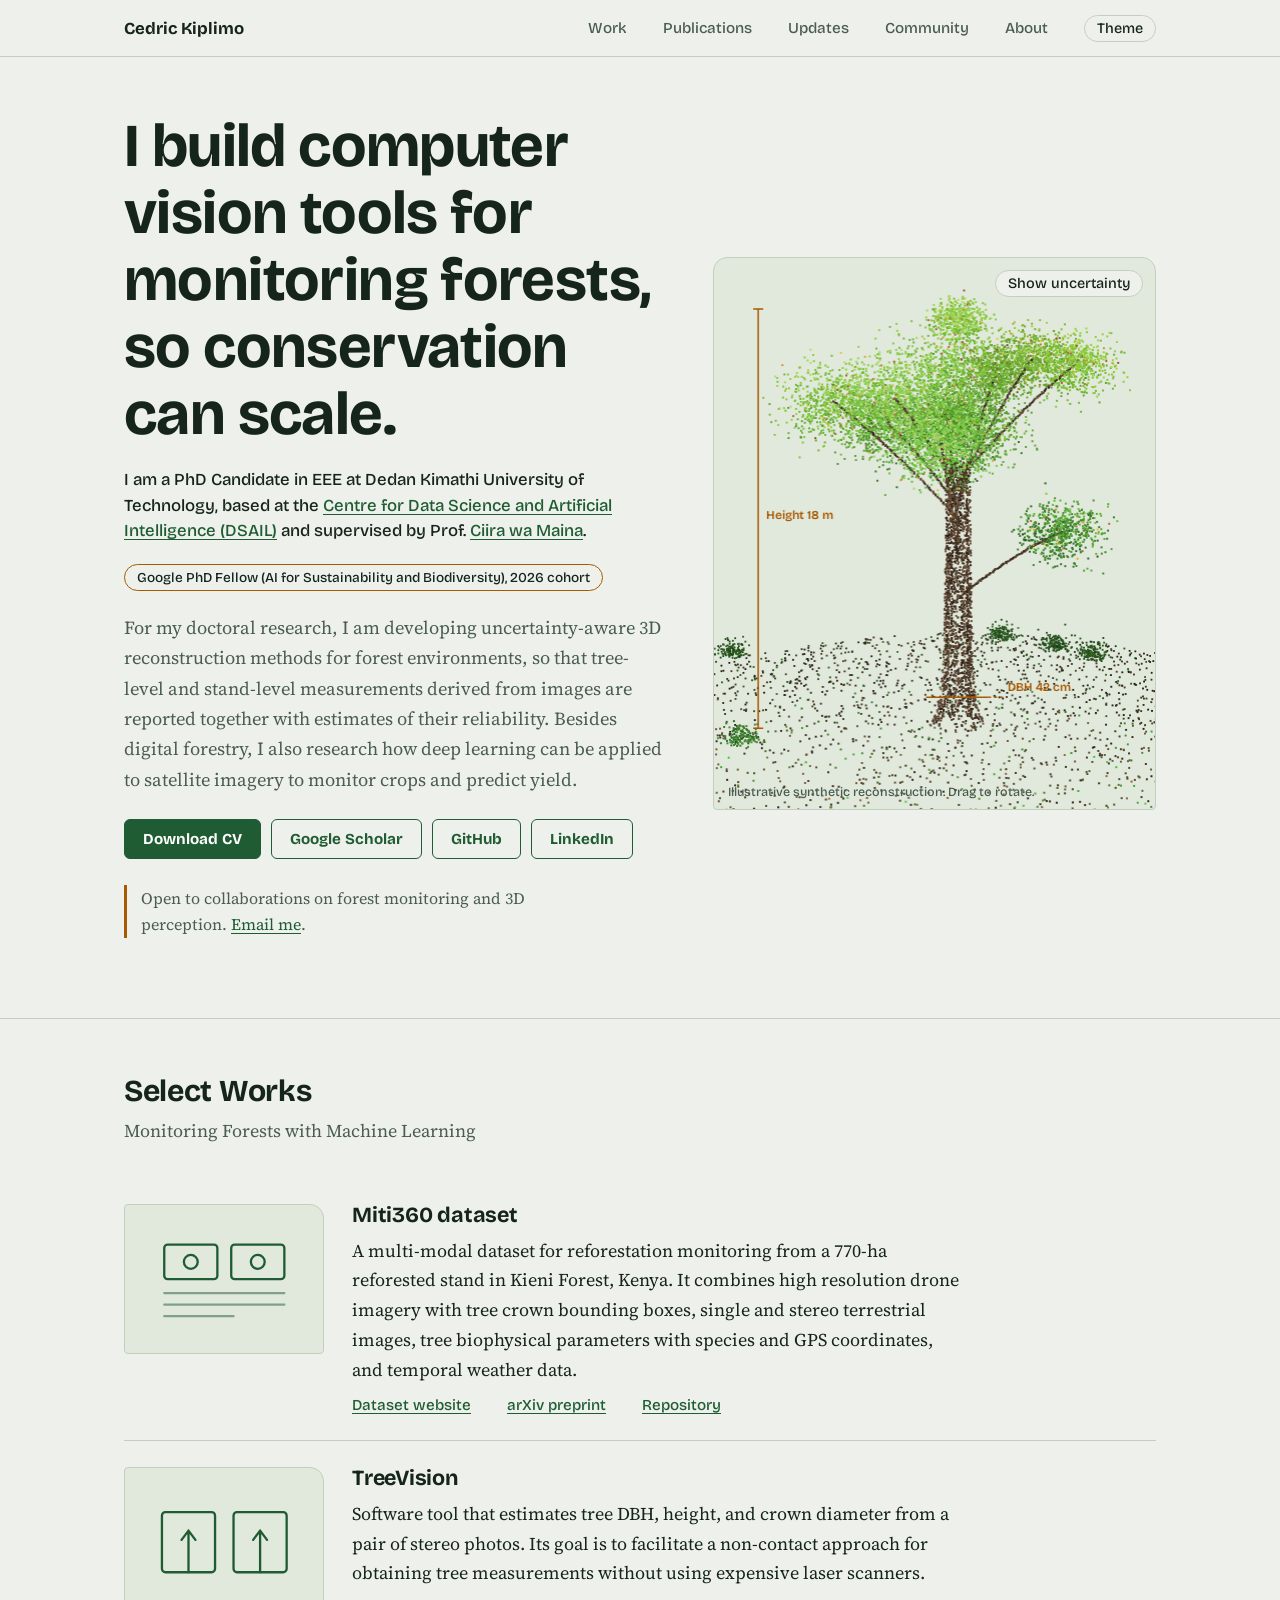
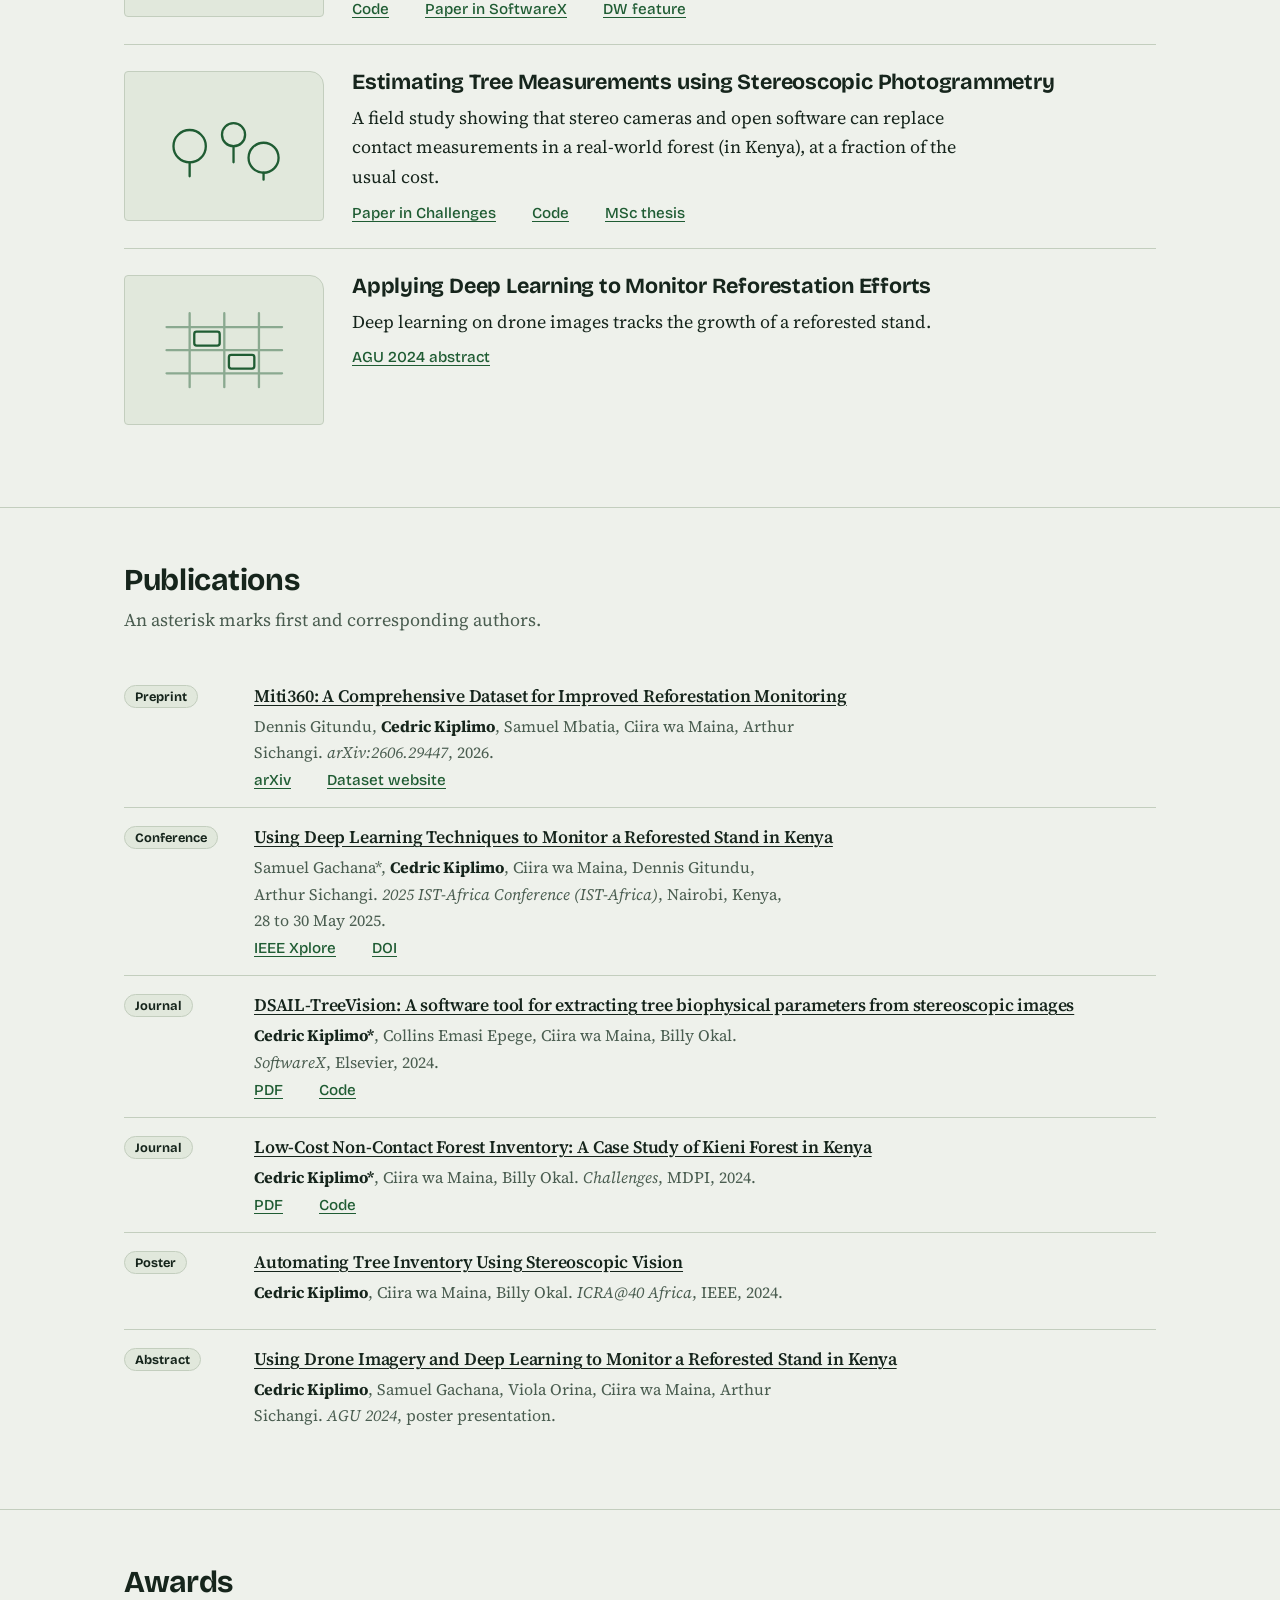
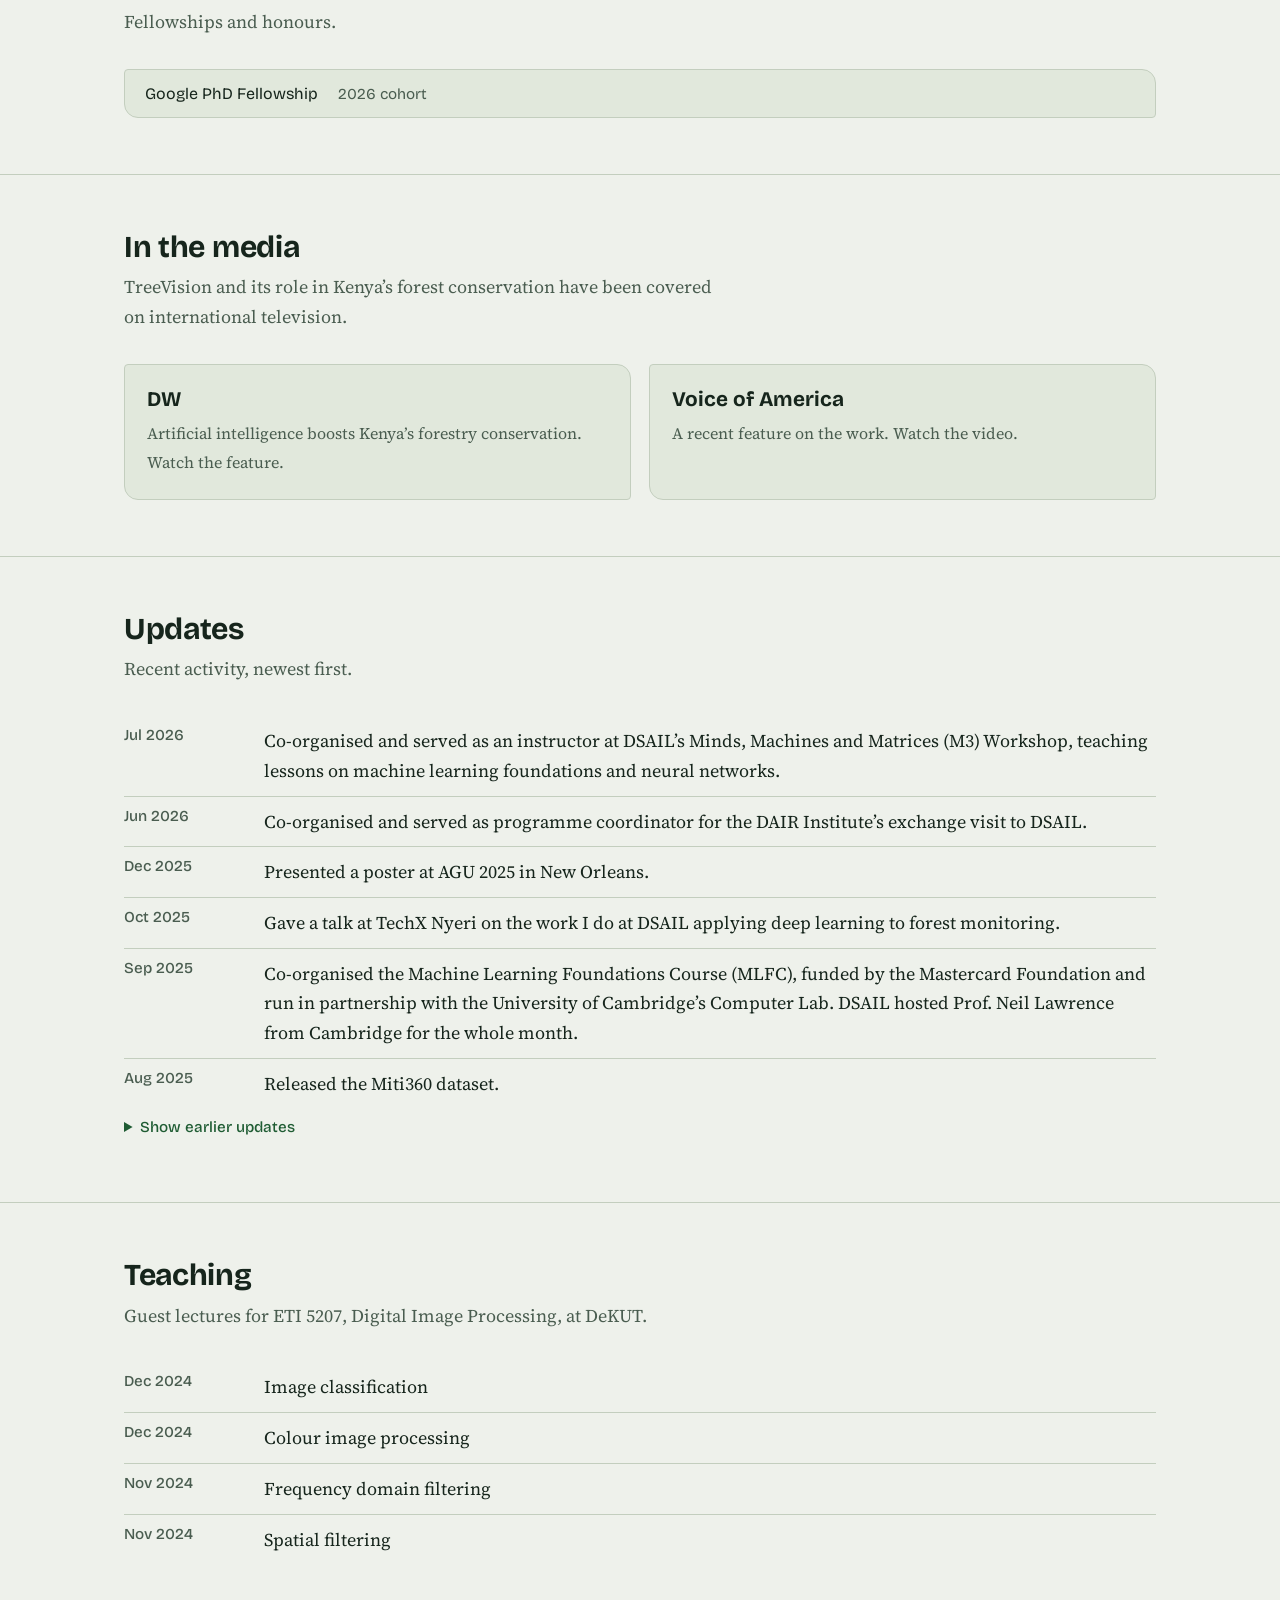
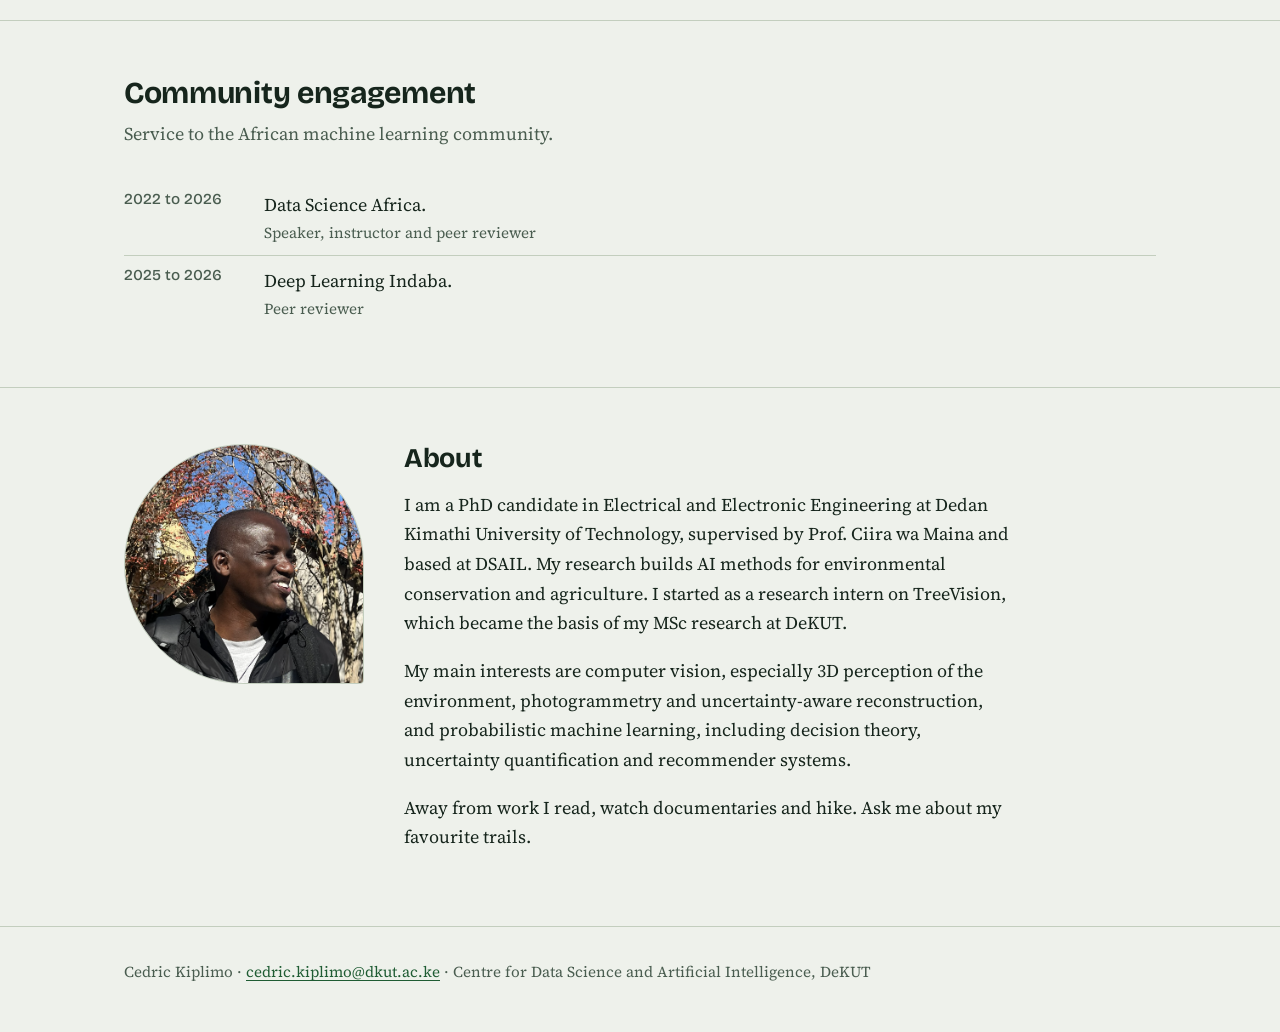
<file: index.html>
<!DOCTYPE html>
<html lang="en">

<script type="application/ld+json">
  {
    "@context": "https://schema.org",
    "@type": "Person",
    "name": "Cedric Kiplimo",
    "url": "https://kiplimock.github.io/",
    "image": "https://kiplimock.github.io/assets/img/avatar.jpg",
    "jobTitle": "PhD Candidate",
    "affiliation": {
      "@type": "Organization",
      "name": "Dedan Kimathi University of Technology",
      "url": "https://www.dkut.ac.ke"
    },
    "knowsAbout": ["Computer vision", "3D reconstruction", "Forest monitoring", "Uncertainty estimation", "Deep learning"],
    "sameAs": [
      "https://scholar.google.com/citations?user=_ZKb5xQAAAAJ",
      "https://github.com/kiplimock",
      "https://www.linkedin.com/in/cedric-kiplimo-905911203/",
      "https://orcid.org/0000-0001-9624-2722"
    ]
  }
</script>

<head>
  <meta charset="utf-8">
  <meta name="viewport" content="width=device-width, initial-scale=1, viewport-fit=cover">
  <title>Cedric Kiplimo, 3D reconstruction in forest environments</title>
  <meta name="description"
    content="PhD candidate in Electrical and Electronic Engineering at Dedan Kimathi University of Technology, based at DSAIL. Research on uncertainty-aware 3D reconstruction for forest environments.">
  <link rel="canonical" href="https://kiplimock.github.io/">
  <meta name="author" content="Cedric Kiplimo">
  <meta name="theme-color" content="#1F5C33">

  <!-- Link previews (LinkedIn, WhatsApp, X, Slack) -->
  <meta property="og:type" content="website">
  <meta property="og:url" content="https://YOUR-DOMAIN/">
  <meta property="og:title" content="Cedric Kiplimo, 3D reconstruction in forest environments">
  <meta property="og:description" content="PhD candidate in Electrical and Electronic Engineering at Dedan Kimathi University of Technology, based at DSAIL. Research on uncertainty-aware 3D reconstruction for forest environments.">
  <meta property="og:image" content="https://kiplimock.github.io/assets/img/avatar.jpg">
  <meta name="twitter:card" content="summary_large_image">

  <link rel="icon" href="assets/img/robot.png" media="(prefers-color-scheme: light)">
  <link rel="icon" href="assets/img/robot.png" media="(prefers-color-scheme: dark)">
  <link rel="preconnect" href="https://fonts.googleapis.com">
  <link rel="preconnect" href="https://fonts.gstatic.com" crossorigin>
  <link
    href="https://fonts.googleapis.com/css2?family=Bricolage+Grotesque:opsz,wght@12..96,500;12..96,700&family=Source+Serif+4:ital,opsz,wght@0,8..60,400;0,8..60,600;1,8..60,400&display=swap"
    rel="stylesheet">
  <link rel="stylesheet" href="assets/css/main.css">
</head>

<body>

  <header class="nav">
    <div class="wrap">
      <a class="brand" href="#top">Cedric Kiplimo</a>
      <nav class="links" id="menu" aria-label="Main">
        <a class="l" href="#work">Work</a>
        <a class="l" href="#publications">Publications</a>
        <!-- <a class="l" href="#awards">Awards</a> -->
        <a class="l" href="#updates">Updates</a>
        <a class="l" href="#community">Community</a>
        <a class="l" href="#about">About</a>
      </nav>
      <button class="theme" id="theme" type="button" aria-label="Switch colour theme">Theme</button>
      <button class="burger" id="burger" type="button" aria-label="Open menu" aria-expanded="false"
        aria-controls="menu">
        <span></span><span></span><span></span>
      </button>
    </div>
  </header>

  <main id="top">
    <div class="wrap hero">
      <div>
        <h1>I build computer vision tools for monitoring forests, so conservation can scale.</h1>
        <p class="who">I am a PhD Candidate in EEE at Dedan Kimathi University of Technology, based at the <a
            href="https://dekut-dsail.github.io/">Centre for Data Science and Artificial Intelligence (DSAIL)</a> and
          supervised by Prof. <a href="http://ciirawamaina.com/">Ciira wa Maina</a>.</p>
        <span class="chip">Google PhD Fellow (AI for Sustainability and Biodiversity), 2026 cohort</span>
        <p class="lede">For my doctoral research, I am developing uncertainty-aware 3D reconstruction methods for forest
          environments, so that tree-level and stand-level measurements derived from images are reported together with
          estimates of their reliability. Besides digital forestry, I also research how deep learning can be applied to
          satellite imagery to monitor crops and predict yield.</p>
        <div class="btns">
          <a class="btn p" href="assets/files/cedric_kiplimo_cv.pdf">Download CV</a>
          <a class="btn" href="https://scholar.google.com/citations?user=_ZKb5xQAAAAJ&hl=en">Google Scholar</a>
          <a class="btn" href="https://github.com/kiplimock">GitHub</a>
          <a class="btn" href="https://www.linkedin.com/in/cedric-kiplimo-905911203/">LinkedIn</a>
        </div>
        <p class="open">Open to collaborations on forest monitoring and 3D perception. <a
            href="mailto:cedric.kiplimo@dkut.ac.ke">Email me</a>.</p>
      </div>
      <figure class="viewer">
        <canvas id="tree"
          aria-label="Rotating textured 3D point cloud of a tree with height and trunk diameter markers. Drag to rotate."></canvas>
        <button class="vbtn" id="vmode" type="button">Show uncertainty</button>
        <figcaption id="cap">Illustrative synthetic reconstruction. Drag to rotate.</figcaption>
      </figure>
    </div>

    <section id="work">
      <div class="wrap">
        <h2>Select Works</h2>
        <p class="sub">Monitoring Forests with Machine Learning</p>

        <article class="work">
          <div class="thumb" aria-hidden="true">
            <svg viewBox="0 0 120 80" fill="none" stroke="currentColor" stroke-width="2" stroke-linecap="round">
              <rect x="8" y="10" width="46" height="30" rx="3" />
              <rect x="66" y="10" width="46" height="30" rx="3" />
              <path d="M8 52h104M8 62h104M8 72h60" opacity=".5" />
              <circle cx="31" cy="25" r="6" />
              <circle cx="89" cy="25" r="6" />
            </svg>
          </div>
          <div>
            <h3>Miti360 dataset</h3>
            <p>A multi-modal dataset for reforestation monitoring from a 770-ha reforested stand in Kieni Forest, Kenya.
              It combines high resolution drone imagery with tree crown bounding boxes, single and stereo terrestrial
              images, tree biophysical parameters with species and GPS coordinates, and temporal weather data.</p>
            <div class="links"><a href="https://miti360.github.io">Dataset website</a><a
                href="https://arxiv.org/abs/2606.29447">arXiv preprint</a><a
                href="https://github.com/DeKUT-DSAIL/miti360">Repository</a></div>
          </div>
        </article>

        <article class="work">
          <div class="thumb" aria-hidden="true">
            <svg viewBox="0 0 120 80" fill="none" stroke="currentColor" stroke-width="2">
              <rect x="6" y="14" width="46" height="52" rx="3" />
              <rect x="68" y="14" width="46" height="52" rx="3" />
              <path d="M29 66V30m0 0-6 8m6-8 6 8M91 66V30m0 0-6 8m6-8 6 8" stroke-linecap="round" />
            </svg>
          </div>
          <div>
            <h3>TreeVision</h3>
            <p>Software tool that estimates tree DBH, height, and crown diameter from a pair of stereo photos. Its goal
              is to facilitate
              a non-contact approach for obtaining tree measurements without using expensive laser scanners.</p>
            <div class="links"><a href="https://github.com/DeKUT-DSAIL/TreeVision">Code</a><a
                href="https://www.sciencedirect.com/science/article/pii/S2352711024000323">Paper in SoftwareX</a><a
                href="https://www.dw.com/en/artificial-intelligence-boosts-kenyas-forestry-conservation/video-69618432">DW
                feature</a></div>
          </div>
        </article>

        <article class="work">
          <div class="thumb" aria-hidden="true">
            <svg viewBox="0 0 120 80" fill="none" stroke="currentColor" stroke-width="2" stroke-linecap="round">
              <circle cx="30" cy="40" r="14" />
              <circle cx="68" cy="30" r="10" />
              <circle cx="94" cy="50" r="13" />
              <path d="M30 54v12M68 40v14M94 63v6" />
            </svg>
          </div>
          <div>
            <h3>Estimating Tree Measurements using Stereoscopic Photogrammetry</h3>
            <p>A field study showing that stereo cameras and open software can replace contact measurements in a
              real-world forest
              (in Kenya), at a fraction of the usual cost.</p>
            <div class="links"><a href="https://www.mdpi.com/2078-1547/15/1/16">Paper in Challenges</a><a
                href="https://github.com/DeKUT-DSAIL/forest-monitoring">Code</a><a
                href="https://github.com/kiplimock/msc-thesis/blob/main/cedric_kiplimo_msc_thesis_dekut.pdf">MSc
                thesis</a></div>
          </div>
        </article>

        <article class="work">
          <div class="thumb" aria-hidden="true">
            <svg viewBox="0 0 120 80" fill="none" stroke="currentColor" stroke-width="2" stroke-linecap="round">
              <path d="M10 20h100M10 40h100M10 60h100M30 8v64M60 8v64M90 8v64" opacity=".45" />
              <rect x="34" y="24" width="22" height="12" rx="2" />
              <rect x="64" y="44" width="22" height="12" rx="2" />
            </svg>
          </div>
          <div>
            <h3>Applying Deep Learning to Monitor Reforestation Efforts</h3>
            <p>Deep learning on drone images tracks the growth of a reforested stand.</p>
            <div class="links"><a href="https://agu.confex.com/agu/agu24/meetingapp.cgi/Paper/1728502">AGU 2024
                abstract</a></div>
          </div>
        </article>
      </div>
    </section>

    <section id="publications">
      <div class="wrap">
        <h2>Publications</h2>
        <p class="sub">An asterisk marks first and corresponding authors.</p>

        <div class="pub"><span class="badge">Preprint</span>
          <div>
            <h3><a href="https://arxiv.org/abs/2606.29447">Miti360: A Comprehensive Dataset for Improved Reforestation
                Monitoring</a></h3>
            <p class="m">Dennis Gitundu, <b>Cedric Kiplimo</b>, Samuel Mbatia, Ciira wa Maina, Arthur Sichangi.
              <i>arXiv:2606.29447</i>, 2026.
            </p>
            <div class="links"><a href="https://arxiv.org/abs/2606.29447">arXiv</a><a
                href="https://miti360.github.io">Dataset website</a></div>
          </div>
        </div>

        <div class="pub"><span class="badge">Conference</span>
          <div>
            <h3><a href="https://ieeexplore.ieee.org/abstract/document/11060524/">Using Deep Learning
                Techniques to Monitor a Reforested Stand in Kenya</a></h3>
            <p class="m">Samuel Gachana*, <b>Cedric Kiplimo</b>, Ciira wa Maina, Dennis Gitundu, Arthur Sichangi.
              <i>2025 IST-Africa Conference (IST-Africa)</i>, Nairobi, Kenya, 28 to 30 May 2025.
            </p>
            <div class="links"><a href="https://ieeexplore.ieee.org/abstract/document/11060524/">IEEE Xplore</a><a
                href="https://doi.org/10.23919/IST-Africa67297.2025.11060524">DOI</a></div>
          </div>
        </div>

        <div class="pub"><span class="badge">Journal</span>
          <div>
            <h3><a href="https://www.sciencedirect.com/science/article/pii/S2352711024000323">DSAIL-TreeVision: A
                software tool for extracting tree biophysical parameters from stereoscopic images</a></h3>
            <p class="m"><b>Cedric Kiplimo*</b>, Collins Emasi Epege, Ciira wa Maina, Billy Okal. <i>SoftwareX</i>,
              Elsevier, 2024.</p>
            <div class="links"><a
                href="https://www.sciencedirect.com/science/article/pii/S2352711024000323/pdfft?md5=0768818cbce8d74b6a131bc9947de73c&pid=1-s2.0-S2352711024000323-main.pdf">PDF</a><a
                href="https://github.com/DeKUT-DSAIL/TreeVision">Code</a></div>
          </div>
        </div>

        <div class="pub"><span class="badge">Journal</span>
          <div>
            <h3><a href="https://www.mdpi.com/2078-1547/15/1/16">Low-Cost Non-Contact Forest Inventory: A Case Study of
                Kieni Forest in Kenya</a></h3>
            <p class="m"><b>Cedric Kiplimo*</b>, Ciira wa Maina, Billy Okal. <i>Challenges</i>, MDPI, 2024.</p>
            <div class="links"><a href="https://www.mdpi.com/2078-1547/15/1/16/pdf?version=1710756467">PDF</a><a
                href="https://github.com/DeKUT-DSAIL/forest-monitoring">Code</a></div>
          </div>
        </div>

        <div class="pub"><span class="badge">Poster</span>
          <div>
            <h3><a href="https://icra40.ieee.org/icra-2024/icra40-africa/">Automating Tree Inventory Using Stereoscopic
                Vision</a></h3>
            <p class="m"><b>Cedric Kiplimo</b>, Ciira wa Maina, Billy Okal. <i>ICRA@40 Africa</i>, IEEE, 2024.</p>
          </div>
        </div>

        <div class="pub"><span class="badge">Abstract</span>
          <div>
            <h3><a href="https://agu.confex.com/agu/agu24/meetingapp.cgi/Paper/1728502">Using Drone Imagery and Deep
                Learning to Monitor a Reforested Stand in Kenya</a></h3>
            <p class="m"><b>Cedric Kiplimo</b>, Samuel Gachana, Viola Orina, Ciira wa Maina, Arthur Sichangi. <i>AGU
                2024</i>, poster presentation.</p>
          </div>
        </div>
      </div>
    </section>

    <section id="awards">
      <div class="wrap">
        <h2>Awards</h2>
        <p class="sub">Fellowships and honours.</p>
        <div class="award"><b>Google PhD Fellowship</b><span>2026 cohort</span>
        </div>
      </div>
    </section>

    <section id="media">
      <div class="wrap">
        <h2>In the media</h2>
        <p class="sub">TreeVision and its role in Kenya’s forest conservation have been covered on international
          television.</p>
        <div class="media">
          <a href="https://www.dw.com/en/artificial-intelligence-boosts-kenyas-forestry-conservation/video-69618432"><b>DW</b><span>Artificial
              intelligence boosts Kenya’s forestry conservation. Watch the feature.</span></a>
          <a href="https://www.youtube.com/watch?feature=shared&v=nkJo52-70RU"><b>Voice of America</b><span>A recent
              feature on the work. Watch the video.</span></a>
        </div>
      </div>
    </section>

    <section id="updates">
      <div class="wrap">
        <h2>Updates</h2>
        <p class="sub">Recent activity, newest first.</p>
        <ul class="rows">
          <li><time>Jul 2026</time><span>Co-organised and served as an instructor at DSAIL’s Minds, Machines and
              Matrices (M3) Workshop, teaching
              lessons on machine learning foundations and neural networks.</span></li>
          <li><time>Jun 2026</time><span>Co-organised and served as programme coordinator for the DAIR Institute’s
              exchange visit to DSAIL.</span></li>
          <li><time>Dec 2025</time><span>Presented a poster at AGU 2025 in New Orleans.</span></li>
          <li><time>Oct 2025</time><span>Gave a talk at TechX Nyeri on the work I do at DSAIL applying deep learning to
              forest monitoring.</span></li>
          <li><time>Sep 2025</time><span>Co-organised the Machine Learning Foundations Course (MLFC), funded by the
              Mastercard Foundation and run in partnership with the University of Cambridge’s Computer Lab. DSAIL hosted
              Prof. Neil Lawrence from Cambridge for the whole month.</span></li>
          <li><time>Aug 2025</time><span>Released the Miti360 dataset.</span></li>
        </ul>
        <details>
          <summary>Show earlier updates</summary>
          <ul class="rows">
            <li><time>Dec 2024</time><span>Attended AGU 2024 in Washington DC and presented a poster.</span></li>
            <li><time>Oct 2024</time><span>Abstract on forest monitoring with deep learning accepted to AGU 2024.</span>
            </li>
            <li><time>Sep 2024</time><span>Attended the IEEE ICRA@40 celebrations at Wits, Johannesburg.</span></li>
            <li><time>Jun 2024</time><span>Co-instructor for a prompt engineering lesson at the <a
                  href="https://datascienceafrica.org/dsa-summer-schools/summer-school-2024">Data Science Africa 2024
                  Summer School</a>, held at Dedan Kimathi University of Technology, Nyeri, Kenya, 3 to 5 June
                2024.</span></li>
            <li><time>Mar 2024</time><span>Paper on low-cost, non-contact forest inventory accepted to MDPI
                <i>Challenges</i>.</span></li>
            <li><time>Feb 2024</time><span>TreeVision paper accepted to Elsevier <i>SoftwareX</i>.</span></li>
          </ul>
        </details>
      </div>
    </section>

    <section id="teaching">
      <div class="wrap">
        <h2>Teaching</h2>
        <p class="sub">Guest lectures for ETI 5207, Digital Image Processing, at DeKUT.</p>
        <ul class="rows">
          <li><time>Dec 2024</time><span>Image classification</span></li>
          <li><time>Dec 2024</time><span>Colour image processing</span></li>
          <li><time>Nov 2024</time><span>Frequency domain filtering</span></li>
          <li><time>Nov 2024</time><span>Spatial filtering</span></li>
        </ul>
      </div>
    </section>

    <section id="community">
      <div class="wrap">
        <h2>Community engagement</h2>
        <p class="sub">Service to the African machine learning community.</p>
        <ul class="rows">
          <li><time>2022 to 2026</time><span>Data Science Africa. <small>Speaker, instructor and peer
                reviewer</small></span></li>
          <li><time>2025 to 2026</time><span>Deep Learning Indaba. <small>Peer reviewer</small></span></li>
        </ul>
      </div>
    </section>

    <section id="about">
      <div class="wrap about">
        <img alt="Portrait" src="assets/img/avatar_2.png">
        <div>
          <h2 style="margin-bottom:16px">About</h2>
          <p>I am a PhD candidate in Electrical and Electronic Engineering at Dedan Kimathi University of Technology,
            supervised by Prof. Ciira wa Maina and based at DSAIL. My research builds AI methods for environmental
            conservation and agriculture. I started as a research intern on TreeVision, which became the basis of my MSc
            research at DeKUT.</p>
          <p>My main interests are computer vision, especially 3D perception of the environment, photogrammetry and
            uncertainty-aware reconstruction, and probabilistic machine learning, including decision theory, uncertainty
            quantification and recommender systems.</p>
          <p>Away from work I read, watch documentaries and hike. Ask me about my favourite trails.</p>
        </div>
      </div>
    </section>
  </main>

  <footer>
    <div class="wrap">Cedric Kiplimo · <a href="mailto:cedric.kiplimo@dkut.ac.ke">cedric.kiplimo@dkut.ac.ke</a> · Centre
      for Data Science and Artificial Intelligence, DeKUT</div>
  </footer>

  <script src="assets/js/main.js" defer></script>
</body>

</html>
</file>
<file: assets/css/main.css>
:root {
  --bg: #EEF1EB;
  --surface: #E1E8DC;
  --ink: #16251C;
  --muted: #4A5D50;
  --line: #C3CEBE;
  --accent: #1F5C33;
  --accent-ink: #FFFFFF;
  --mark: #A85A00;
  --mode: light;
  --head: "Bricolage Grotesque", "Segoe UI", system-ui, sans-serif;
  --body: "Source Serif 4", Georgia, "Times New Roman", serif;
  box-sizing: border-box;
  padding-top: env(safe-area-inset-top, 0px);
  padding-bottom: env(safe-area-inset-bottom, 0px);
  color-scheme: light;
}

@media (prefers-color-scheme:dark) {
  :root:not([data-theme="light"]) {
    --bg: #0F1A14;
    --surface: #16261D;
    --ink: #E6EEE3;
    --muted: #9DB0A2;
    --line: #27382D;
    --accent: #86D098;
    --accent-ink: #0F1A14;
    --mark: #F2A93B;
    color-scheme: dark;
  }
}

:root[data-theme="dark"] {
  --bg: #0F1A14;
  --surface: #16261D;
  --ink: #E6EEE3;
  --muted: #9DB0A2;
  --line: #27382D;
  --accent: #86D098;
  --accent-ink: #0F1A14;
  --mark: #F2A93B;
  color-scheme: dark;
}

@media (prefers-color-scheme:dark) {
  :root:not([data-theme="light"]) {
    --mode: dark
  }
}

:root[data-theme="dark"] {
  --mode: dark
}

:root[data-mode="light"] {
  --bg: #EEF1EB;
  --surface: #E1E8DC;
  --ink: #16251C;
  --muted: #4A5D50;
  --line: #C3CEBE;
  --accent: #1F5C33;
  --accent-ink: #FFFFFF;
  --mark: #A85A00;
  --mode: light;
  color-scheme: light
}

:root[data-mode="dark"] {
  --bg: #0F1A14;
  --surface: #16261D;
  --ink: #E6EEE3;
  --muted: #9DB0A2;
  --line: #27382D;
  --accent: #86D098;
  --accent-ink: #0F1A14;
  --mark: #F2A93B;
  --mode: dark;
  color-scheme: dark
}

*,
*::before,
*::after {
  box-sizing: inherit
}

html {
  scroll-padding-top: calc(env(safe-area-inset-top, 0px) + 64px);
  scroll-behavior: smooth
}

body {
  margin: 0;
  background: var(--bg);
  color: var(--ink);
  font: 400 1.125rem/1.65 var(--body)
}

body::before {
  content: "";
  position: fixed;
  inset: 0 0 auto;
  height: env(safe-area-inset-top, 0px);
  background: var(--bg);
  z-index: 30
}

a {
  color: var(--accent);
  text-underline-offset: 3px
}

a:focus-visible,
button:focus-visible,
summary:focus-visible {
  outline: 3px solid var(--mark);
  outline-offset: 3px;
  border-radius: 3px
}

.wrap {
  max-width: 1080px;
  margin: 0 auto;
  padding: 0 24px
}

h1,
h2,
h3 {
  font-family: var(--head);
  line-height: 1.1;
  margin: 0;
  letter-spacing: -.01em
}

p {
  margin: 0 0 1em;
  max-width: 68ch
}

.nav {
  position: sticky;
  top: env(safe-area-inset-top, 0px);
  z-index: 20;
  background: color-mix(in srgb, var(--bg) 92%, transparent);
  backdrop-filter: blur(8px);
  border-bottom: 1px solid var(--line)
}

.nav .wrap {
  display: flex;
  align-items: center;
  gap: 20px;
  min-height: 56px
}

.brand {
  font: 700 1.05rem var(--head);
  color: var(--ink);
  text-decoration: none;
  margin-right: auto
}

.nav a.l {
  font: 500 .95rem var(--head);
  color: var(--muted);
  text-decoration: none
}

.nav a.l:hover {
  color: var(--ink)
}

.theme,
.vbtn {
  font: 500 .9rem var(--head);
  background: none;
  border: 1px solid var(--line);
  color: var(--ink);
  border-radius: 999px;
  padding: 4px 12px;
  cursor: pointer
}

.hero {
  display: grid;
  grid-template-columns: 1.1fr .9fr;
  gap: 48px;
  align-items: center;
  padding: 56px 24px 64px
}

.hero h1 {
  font-size: clamp(2.2rem, 5vw, 3.8rem);
  font-weight: 700;
  margin-bottom: 20px
}

.who {
  font: 500 1.05rem/1.5 var(--head);
  margin-bottom: 18px
}

.who2 {
  font: 500 .95rem/1.4 var(--head);
  color: var(--muted);
  margin-bottom: 22px
}

.chip {
  display: inline-block;
  font: 500 .85rem var(--head);
  padding: 4px 12px;
  border-radius: 999px;
  border: 1.5px solid var(--mark);
  color: var(--ink);
  margin-bottom: 22px
}

.lede {
  font-size: 1.15rem;
  color: var(--muted)
}

.btns {
  display: flex;
  flex-wrap: wrap;
  gap: 10px;
  margin: 24px 0 26px
}

.btn {
  font: 700 .95rem var(--head);
  text-decoration: none;
  padding: 10px 18px;
  border-radius: 6px;
  border: 1.5px solid var(--accent);
  color: var(--accent)
}

.btn.p {
  background: var(--accent);
  color: var(--accent-ink)
}

.btn:hover {
  filter: brightness(1.08)
}

.open {
  font-size: 1rem;
  color: var(--muted);
  border-left: 3px solid var(--mark);
  padding-left: 14px;
  max-width: 52ch
}

.viewer {
  position: relative;
  margin: 0;
  background: var(--surface);
  border: 1px solid var(--line);
  border-radius: 14px 14px 4px 4px;
  aspect-ratio: 4/5;
  overflow: hidden;
  touch-action: pan-y
}

.viewer canvas {
  position: absolute;
  inset: 0;
  width: 100%;
  height: 100%;
  cursor: grab
}

.viewer .vbtn {
  position: absolute;
  top: 12px;
  right: 12px;
  background: var(--bg)
}

.viewer figcaption {
  position: absolute;
  left: 14px;
  bottom: 10px;
  right: 14px;
  font: 500 .78rem var(--head);
  color: var(--muted)
}

@media (max-width:860px) {
  .hero {
    grid-template-columns: 1fr;
    gap: 32px;
    padding-top: 36px
  }

  .viewer {
    aspect-ratio: 1/1;
    max-width: 540px
  }
}

section {
  padding: 56px 0;
  border-top: 1px solid var(--line)
}

section>.wrap>h2 {
  font-size: 1.9rem;
  margin-bottom: 8px
}

.sub {
  color: var(--muted);
  margin-bottom: 32px
}

.work {
  display: grid;
  grid-template-columns: 200px 1fr;
  gap: 28px;
  padding: 26px 0;
  border-top: 1px solid var(--line)
}

.work:first-of-type {
  border-top: 0
}

.thumb {
  background: var(--surface);
  border-radius: 4px 14px 4px 4px;
  aspect-ratio: 4/3;
  color: var(--accent);
  display: grid;
  place-items: center;
  border: 1px solid var(--line)
}

.thumb svg {
  width: 70%;
  height: auto
}

.work h3 {
  font-size: 1.35rem;
  margin-bottom: 8px
}

.work p {
  margin-bottom: 12px
}

.links a {
  font: 500 .95rem var(--head);
  margin-right: 16px
}

@media (max-width:640px) {
  .work {
    grid-template-columns: 1fr
  }

  .thumb {
    max-width: 260px
  }
}

.pub {
  padding: 18px 0;
  border-top: 1px solid var(--line);
  display: grid;
  grid-template-columns: 110px 1fr;
  gap: 20px
}

.pub:first-of-type {
  border-top: 0
}

.badge {
  font: 700 .8rem var(--head);
  align-self: start;
  justify-self: start;
  padding: 3px 10px;
  border-radius: 999px;
  background: var(--surface);
  border: 1px solid var(--line);
  color: var(--ink)
}

.pub h3 {
  font: 600 1.1rem/1.35 var(--body);
  margin-bottom: 4px
}

.pub h3 a {
  color: var(--ink)
}

.pub .m {
  color: var(--muted);
  font-size: 1rem;
  margin: 0 0 6px
}

.pub .m b {
  color: var(--ink)
}

.todo {
  outline: 2px dashed var(--mark);
  outline-offset: 2px
}

@media (max-width:640px) {
  .pub {
    grid-template-columns: 1fr;
    gap: 8px
  }
}

.award {
  display: flex;
  gap: 20px;
  align-items: baseline;
  flex-wrap: wrap;
  background: var(--surface);
  border: 1px solid var(--line);
  border-radius: 4px 14px 4px 14px;
  padding: 14px 20px
}

.award b {
  font: 400 1rem var(--head)
}

.award span {
  color: var(--muted);
  font: 400 .95rem var(--head)
}

.media {
  display: grid;
  grid-template-columns: repeat(auto-fit, minmax(260px, 1fr));
  gap: 18px
}

.media a {
  display: block;
  text-decoration: none;
  color: var(--ink);
  background: var(--surface);
  border: 1px solid var(--line);
  border-radius: 4px 14px 4px 14px;
  padding: 22px
}

.media a:hover {
  border-color: var(--accent)
}

.media b {
  font: 700 1.3rem var(--head);
  display: block;
  margin-bottom: 6px
}

.media span {
  color: var(--muted);
  font-size: 1rem
}

.rows {
  list-style: none;
  margin: 0;
  padding: 0
}

.rows li {
  display: grid;
  grid-template-columns: 120px 1fr;
  gap: 20px;
  padding: 10px 0;
  border-top: 1px solid var(--line)
}

.rows li:first-child {
  border-top: 0
}

.rows time {
  font: 500 .95rem var(--head);
  color: var(--muted)
}

.rows small {
  display: block;
  color: var(--muted);
  font-size: .95rem
}

details summary {
  cursor: pointer;
  font: 500 .95rem var(--head);
  color: var(--accent);
  margin: 10px 0
}

@media (max-width:560px) {
  .rows li {
    grid-template-columns: 1fr;
    gap: 2px
  }
}

.about {
  display: grid;
  grid-template-columns: 240px 1fr;
  gap: 40px;
  align-items: start
}

.about img {
  width: 100%;
  aspect-ratio: 1;
  object-fit: cover;
  border-radius: 50% 50% 4px 50%;
  border: 1px solid var(--line)
}

@media (max-width:700px) {
  .about {
    grid-template-columns: 1fr
  }

  .about img {
    max-width: 200px
  }
}

footer {
  border-top: 1px solid var(--line);
  padding: 32px 0 48px;
  color: var(--muted);
  font-size: .95rem
}

@media (prefers-reduced-motion:reduce) {
  html {
    scroll-behavior: auto
  }
}

/* Navigation links and burger menu */
.links{display:flex;align-items:center;gap:20px}
.burger{
  display:none;flex-direction:column;align-items:center;justify-content:center;gap:5px;
  width:40px;height:40px;padding:0;background:none;
  border:1px solid var(--line);border-radius:8px;cursor:pointer;
}
.burger span{
  display:block;width:18px;height:2px;background:var(--ink);border-radius:2px;
  transition:transform .2s,opacity .2s;
}
.burger[aria-expanded="true"] span:nth-child(1){transform:translateY(7px) rotate(45deg)}
.burger[aria-expanded="true"] span:nth-child(2){opacity:0}
.burger[aria-expanded="true"] span:nth-child(3){transform:translateY(-7px) rotate(-45deg)}

@media (max-width:900px){
  .burger{display:flex}
  .links{
    position:absolute;top:100%;right:0;left:auto;      /* dock to the right edge */
    width:min(280px,100%);                              /* panel width; narrower than the screen */
    display:none;flex-direction:column;align-items:stretch;gap:0;
    padding:6px 0 10px;
    background:color-mix(in srgb,var(--bg) 95%,transparent);
    border:1px solid var(--line);border-top:0;
    border-radius:0 0 0 12px;
    box-shadow:0 14px 28px rgba(0,0,0,.14);
  }
  .links.open{display:flex}
  .nav .links a.l{
    display:block;padding:14px 24px;font-size:1.05rem;color:var(--ink);
    border-top:1px solid var(--line);
  }
  .nav .links a.l:first-child{border-top:0}
}
@media (prefers-reduced-motion:reduce){.burger span{transition:none}}
</file>
